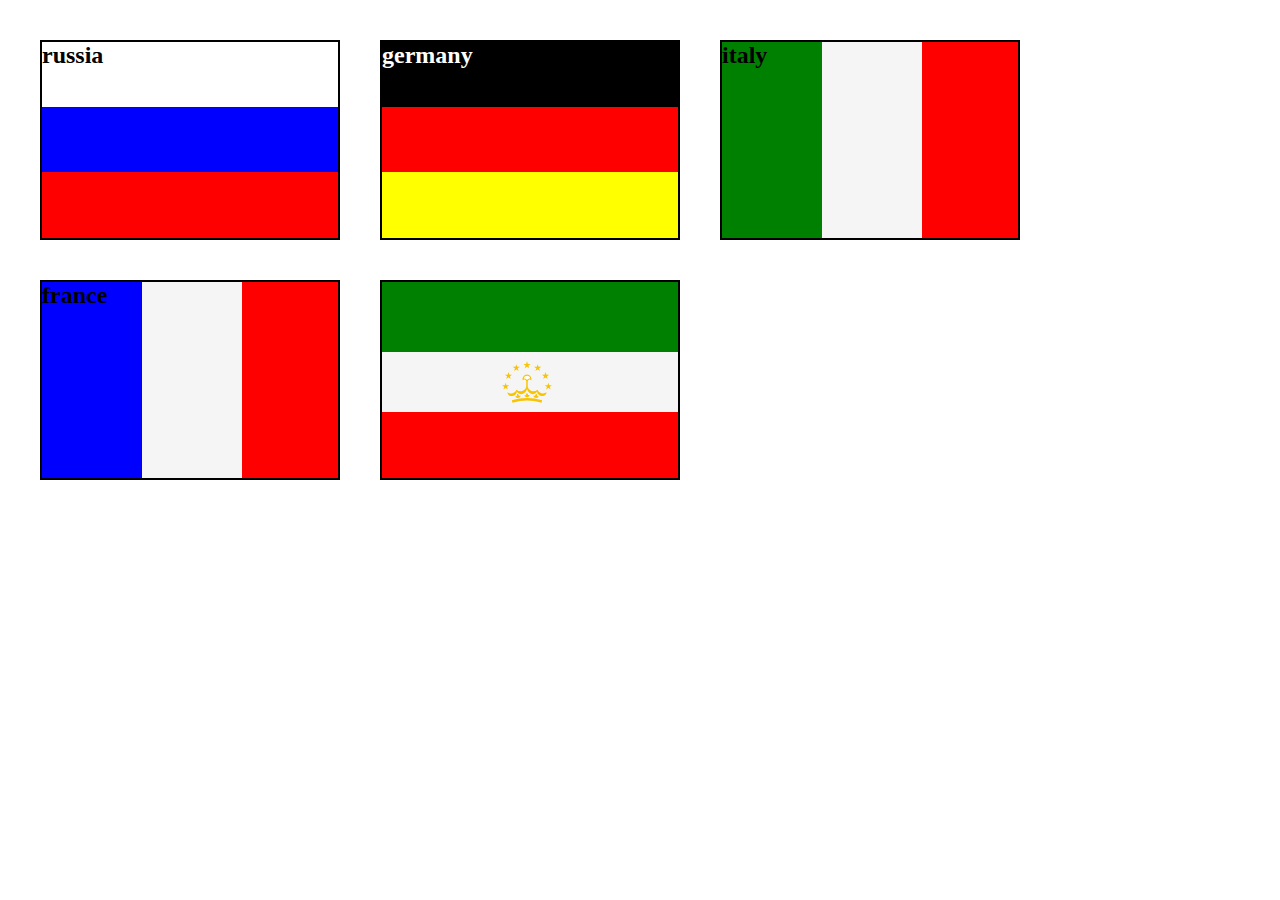
<file: flags/index.html>
<!DOCTYPE html>
<html lang="en">
<head>
  <meta charset="UTF-8">
  <meta http-equiv="X-UA-Compatible" content="IE=edge">
  <meta name="viewport" content="width=device-width, initial-scale=1.0">
  <title>Document</title>
  <link rel="stylesheet" href="./style/normalize.css">
  <link rel="stylesheet" href="./style/main.css">
</head>
<body>
  
 <div class="flags">
   
  <div class="flag-1">
    <h2>russia</h2>
  </div>
  
  <div class="flag-2">
    <h2>germany </h2>
  </div>
  
  <div class="flag-3">
    <h2>italy</h2>
  </div>
  
  <div class="flag-4">
    <h2>france</h2>
  </div>
  
  <div class="flag-5">
    <img src="./img/Tajikistan_crown_and_stars.svg" alt="Tajikistan crown and stars" width="50" height="50">
  </div>
 </div>
  
</body>
</html>
</file>
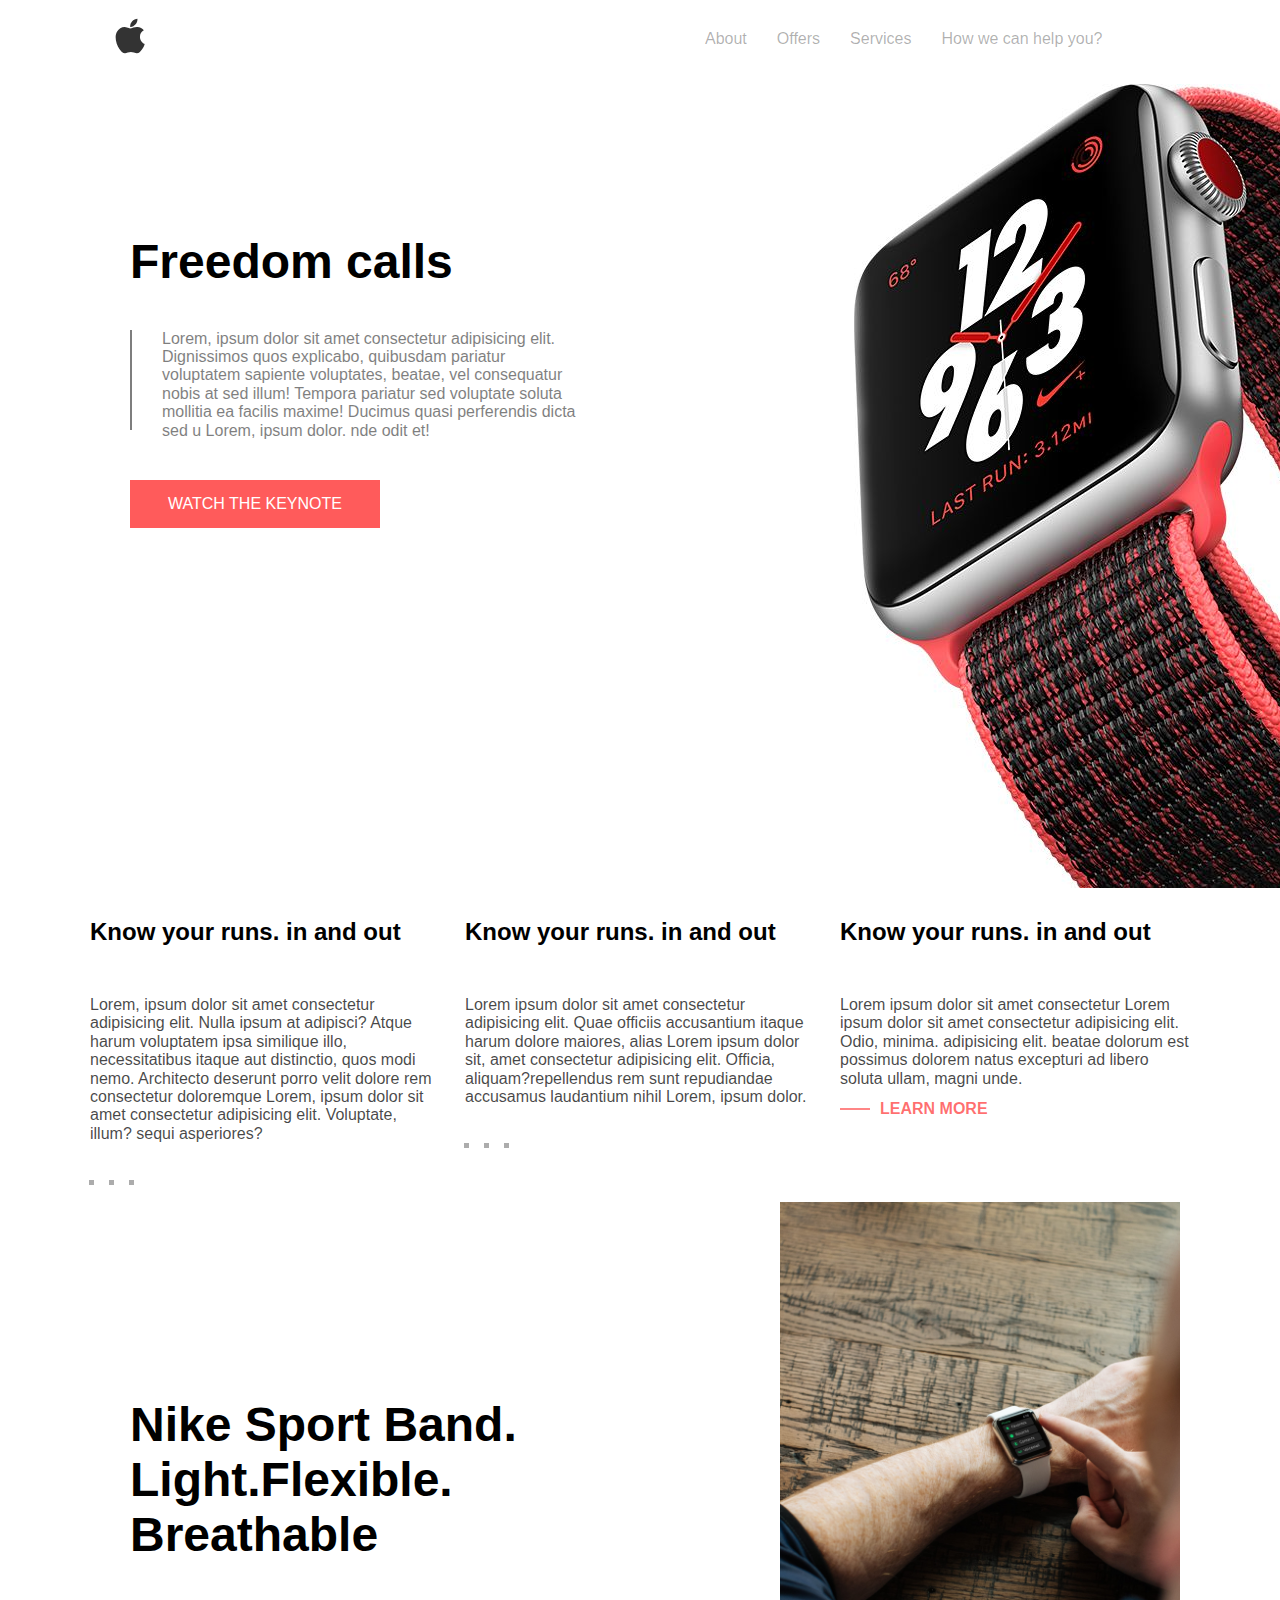
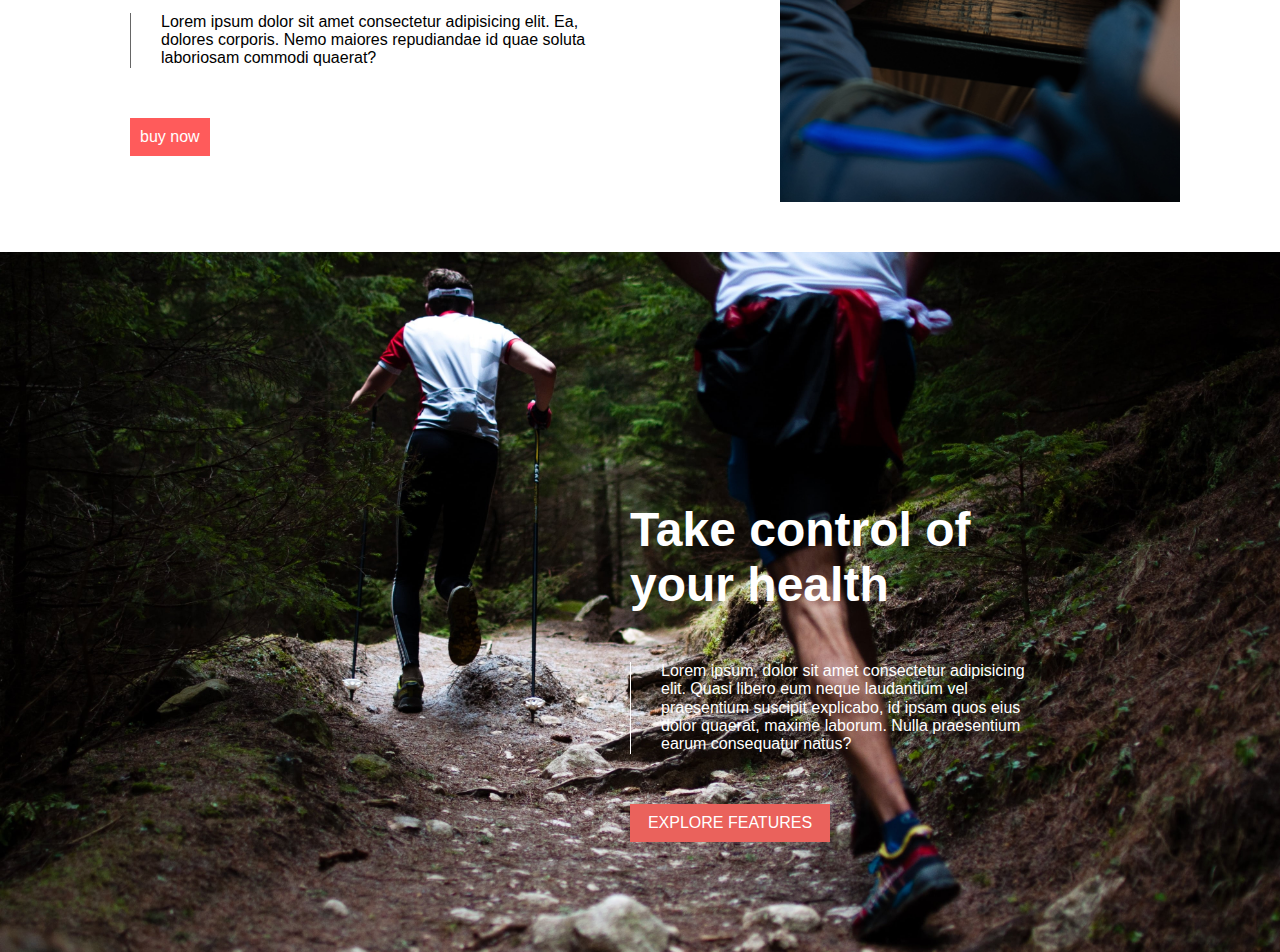
<file: loop/index.html>
<!DOCTYPE html>
<html lang="zxx">
<head>
  <meta charset="UTF-8">
  <meta http-equiv="X-UA-Compatible" content="IE=edge">
  <meta name="viewport" content="width=device-width, initial-scale=1.0">
  <title>Document</title>
  <link rel="stylesheet" href="./style/normalize.css">
  <link rel="stylesheet" href="./style/main.css">
</head>
<body>
  <div class="header container">
    
    <div class="logo">
      <a href="#"> <img src="./img/logo.svg" alt="logo of page" width="80" height="80"> </a>
    </div>
    
    <div class="navbar">
      <ul>
        <li><a href="#"> About </a></li>
        <li><a href="#"> Offers </a></li>
        <li><a href="#"> Services </a></li>
        <li><a href="#"> How we can help you? </a></li>
      </ul>
    </div>
    
  </div>
  
  <div class="showcase container ">
    <div class="info-left">
      <h2>Freedom calls</h2>
      <p class="info-left-text">Lorem, ipsum dolor sit amet consectetur adipisicing elit. Dignissimos quos explicabo, quibusdam pariatur voluptatem sapiente voluptates, beatae, vel consequatur nobis at sed illum! Tempora pariatur sed voluptate soluta mollitia ea facilis maxime! Ducimus quasi perferendis dicta sed u Lorem, ipsum dolor. nde odit et!</p>
      
      <p class="btn-1">
        <a href="#">Watch the keynote</a>
      </p>
    </div>
    
    <img src="./img/watches.jpg" alt="watch" width="836" height="804"> 
    
    
  </div>
  
  <div class="cards container">
    <div class="card">
      <h2>Know your runs. in and out</h2>
      
      <p>Lorem, ipsum dolor sit amet consectetur adipisicing elit. Nulla ipsum at adipisci? Atque harum voluptatem ipsa similique illo, necessitatibus itaque aut distinctio, quos modi nemo. Architecto deserunt porro velit dolore rem consectetur doloremque 
        Lorem, ipsum dolor sit amet consectetur adipisicing elit. Voluptate, illum?
        sequi asperiores?</p>
        
        <ul>
          <li></li>
          <li></li>
          <li></li>
        </ul>
      </div>
      
      <div class="card">
        <h2>Know your runs. in and out</h2>
        
        <p>Lorem ipsum dolor sit amet consectetur adipisicing elit. Quae officiis accusantium itaque harum dolore maiores, alias  Lorem ipsum dolor sit, amet consectetur adipisicing elit. Officia, aliquam?repellendus rem sunt repudiandae accusamus laudantium nihil
          Lorem, ipsum dolor. </p>
          
          <ul>
            <li></li>
            <li></li>
            <li></li>
          </ul>
        </div>
        
        <div class="card">
          <h2>Know your runs. in and out</h2>
          
          <p>Lorem ipsum dolor sit amet consectetur Lorem ipsum dolor sit amet consectetur adipisicing elit. Odio, minima. adipisicing elit. beatae dolorum est possimus dolorem natus excepturi ad libero soluta ullam, magni unde.</p>
          
          <div class=" bottomside-third-card">
            <div class="line"></div>
            <div class="btn">
              <p>
                <a href="#">learn more</a>
              </p>
            </div>
          </div>
          
        </div>
      </div>
      
      <div class="nike container">
        <div class="info-left">
          <h2>Nike Sport Band. <br> Light.Flexible. <br> Breathable </h2>
          
          <p class="nike-text">Lorem ipsum dolor sit amet consectetur adipisicing elit. Ea, dolores corporis. Nemo maiores repudiandae id quae soluta laboriosam commodi quaerat?</p>
          
          <p class="btn-2">
            <a href="#"> buy now </a>
          </p>
        </div>
        
        <img src="./img/preview.jpg" alt="preview" width="400" height="600">
      </div>
      
      <div class="footer">
        <div class="info-right">
          <h2>Take control of your health</h2>
          
          <p class="footer-text">Lorem ipsum, dolor sit amet consectetur adipisicing elit. Quasi libero eum neque laudantium vel praesentium suscipit explicabo, id ipsam quos eius dolor quaerat, maxime laborum. Nulla praesentium earum consequatur natus?</p>
          
          <p class="btn-3">
            <a href="#">Explore features</a>
          </p>
        </div>
      </div>
      
      
    </body>
    </html>
</file>
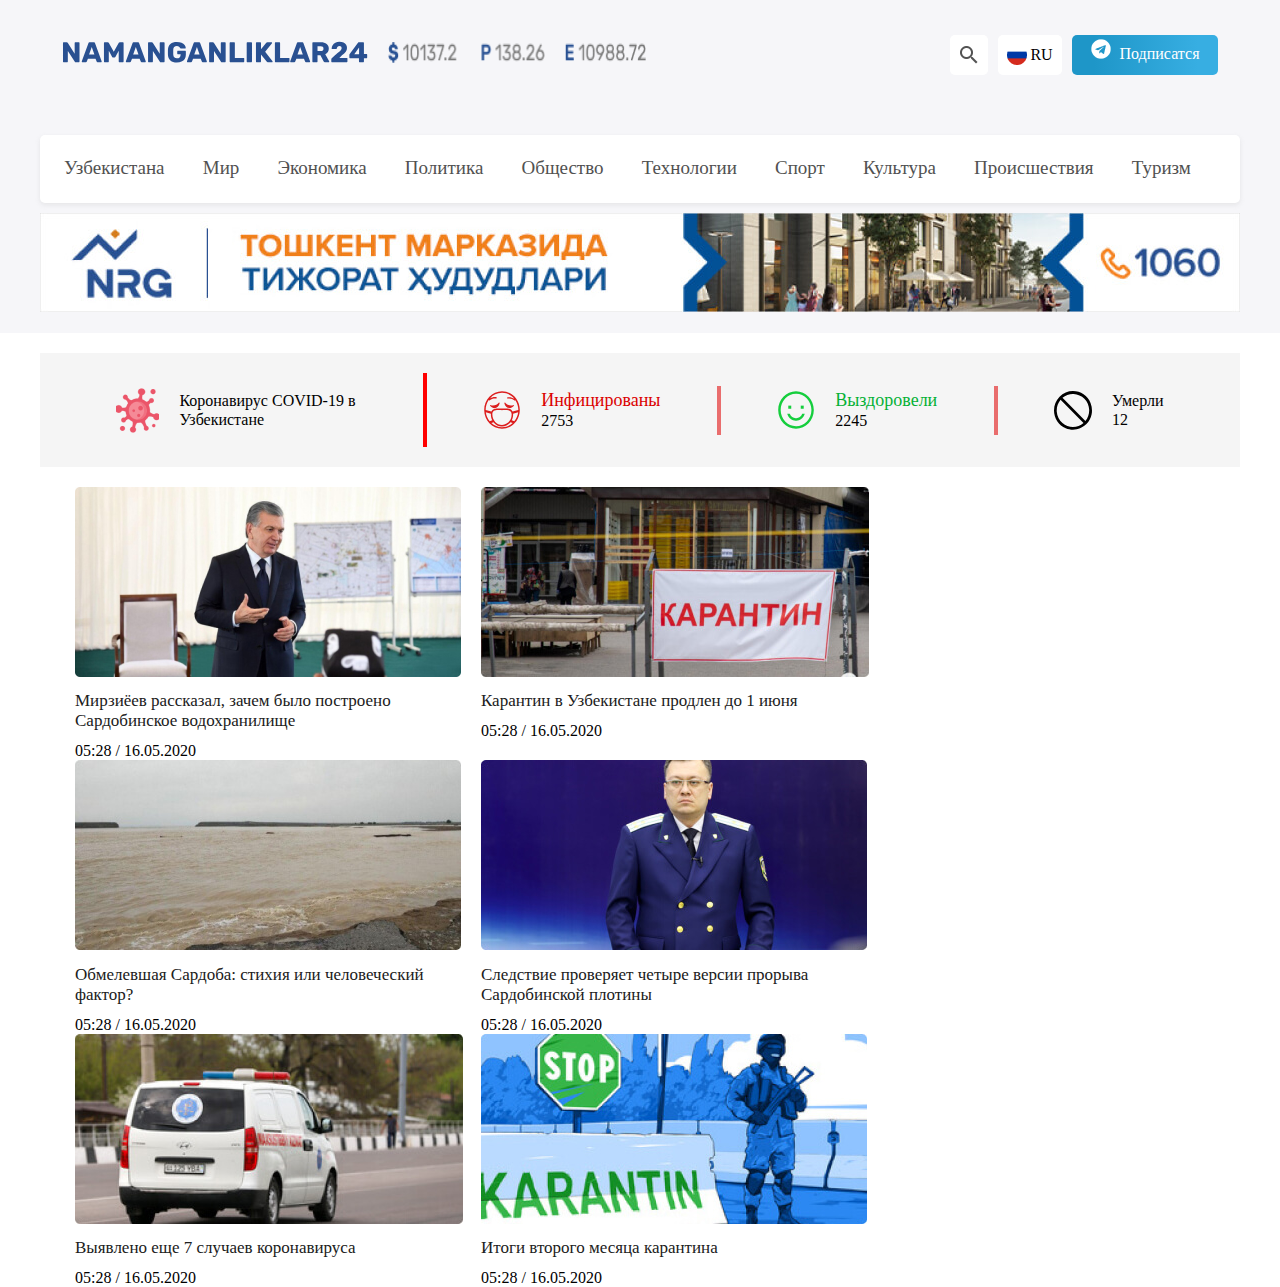
<file: namanganliklar-main/index.html>
<!DOCTYPE html>
<html lang="en">
<head>
  <meta charset="UTF-8">
  <meta http-equiv="X-UA-Compatible" content="IE=edge">
  <meta name="viewport" content="width=device-width, initial-scale=1.0">
  <title>Document</title>
  <link rel="stylesheet" href="./style/normalize.css">
  <link rel="stylesheet" href="./style/main.css">
</head>
<body>
  <div class="main-section container">
    <div class="header">
      <div class="info-left">
        <div class="logo">
          <a href="#"><img src="./img/logo.svg" alt="logo of page" width="306" height="33"></a>
        </div>
        
        <div class="values">
          <img src="./img/values.png" alt="values" width="258" height="21">
        </div>
      </div>
      
      <div class="info-right">
        
        <div class="magnifier">
          <img src="./img/magnifier.png" alt="magnifier" width="24" height="24">
        </div>
        
        <div class="flag-ru">
          <img src="./img/flag-ru.png" alt="langugage is russian" width="20" height="20">
          <span>RU</span>
        </div>
        
        <div class="btn">
          <p>
            <a href="#"><img src="./img/telegram.png" alt="telegram" width="20" height="20"> <span> Подписатся </span></a>
          </p>
        </div>
      </div>
    </div>
    
    <div class="navbar">
      <ul>
        <li><a href="#">Узбекистана</a></li>
        <li><a href="#">Мир</a></li>
        <li><a href="#">Экономика</a></li>
        <li><a href="#">Политика</a></li>
        <li><a href="#">Общество</a></li>
        <li><a href="#">Технологии</a></li>
        <li><a href="#">Спорт</a></li>
        <li><a href="#">Культура</a></li>
        <li><a href="#">Происшествия</a></li>
        <li><a href="#">Туризм</a></li>
      </ul>
    </div>
    
    <div class="banner">
      <img src="./img/nrg-banner.jpg" alt="banner" width="1200" height="99">
    </div>
    
  </div>
  
  <div class="status container">
    
    <ul class="list-wrapper">
      
      <li class="list-items first-list-items">
        <img src="./img/koronavirus.png" alt="koronavirus photo" width="43" height="45">
        <p class="first-text">Коронавирус COVID-19 в Узбекистане</p>
      </li>
      
      <li><div class="line"></div></li>
      
      <li class="list-items">
        
        <img src="./img/emojione-monotone_face-with-medical-mask.svg" alt="emojione monotone face with medical mask" width="38" height="40">
        <ul>
          <li class="inside-list-items">
            <p class="red-text">Инфицированы</p>
            <span>2753</span>
          </li>
        </ul>
      </li>
      
      <li><div class="line-1"></div></li>
      
      <li class="list-items">
        <img src="./img/cil_smile.svg" alt="emoji smile" width="38" height="40">
        <ul>
          <li class="inside-list-items">
            <p class="green-text">Выздоровели</p>
            <span>2245</span>
          </li>
        </ul>
        
      </li>
      
      <li><div class="line-2"></div></li>
      
      <li class="list-items">
        <img src="./img/Vector.svg" alt="mark of dead people">
        <ul>
          <li class="inside-list-items">
            <p>Умерли</p>
            <span>12</span>
          </li>
        </ul>
      </li>
      
    </ul>
  </div>
  
  <!-- cards -->
  
  <div class="cards">
    <div class="container">
      <ul class="cards-wrapper">
        <li class="card">
          <img src="./img/prezident.jpg" alt="prezident" width="386" height="190">
          <p>Мирзиёев рассказал, зачем было построено 
            Сардобинское водохранилище</p>
            <span>05:28 / 16.05.2020</span>
          </li>
          
          <li class="card">
            <img src="./img/karantin.jpg" alt="karantin" width="388" height="190">
            <p>Карантин в Узбекистане продлен до 1 июня</p>
            <span>05:28 / 16.05.2020</span>
          </li>
          
          <li class="card">
            <img src="./img/sardoba.jpg" alt="sardoba" width="386" height="190">
            <p>Обмелевшая Сардоба: стихия или 
              человеческий фактор? </p>
              <span>05:28 / 16.05.2020</span>
            </li>
            
            <li class="card">
              <img src="./img/prokuror.jpg" alt="prokuror" width="386" height="190">
              <p>Следствие проверяет четыре версии 
                прорыва Сардобинской плотины</p>
                <span>05:28 / 16.05.2020</span>
              </li>
              
              <li class="card">
                <img src="./img/tez-yordam.jpg" alt="tez yordam mashinasi" width="388" height="190">
                <p>Выявлено еще 7 случаев коронавируса</p>
                <span>05:28 / 16.05.2020</span>
              </li>
              
              <li class="card">
                <img src="./img/stop-karantin.jpg" alt="stop karantin" width="386" height="190">
                <p>Итоги второго месяца карантина</p>
                <span>05:28 / 16.05.2020</span>
              </li>
            </ul>
            
          </div>
        </div>
        
      </body>
      </html>
</file>
<file: flags/style/main.css>
* {
  margin: 0;
  padding: 0;
  box-sizing: border-box;
}

.flags {
  display: flex;
  flex-wrap: wrap;
}

.flag-1 {
  margin-top: 40px;
  margin-left: 40px;  
  width: 300px;
  height: 200px;
  border: 2px solid black;
  background-color: green;
  background-image: linear-gradient(to bottom, 
  white 0px,
  white 65px,
  blue 65px,
  blue 130px,
  red 130px,
  red 200px );

}

/* ==================== */

.flag-2 {
  margin-top: 40px;
  margin-left: 40px;  
  width: 300px;
  height: 200px;
  border: 2px solid black;
  background-color: green;
  background-image: linear-gradient(to bottom, 
  black 0px,
  black 65px,
  red 65px,
  red 130px,
  yellow 130px,
  yellow 200px );
}

.flag-2 h2 {
  color: white;
}

/* =================== */


.flag-3 {
  margin-top: 40px;
  margin-left: 40px;  
  width: 300px;
  height: 200px;
  border: 2px solid black;
  background-color: green;
  background-image: linear-gradient(to right, 
  green 0px,
  green 100px,
  whitesmoke 100px,
  whitesmoke 200px,
  red 200px,
  red 300px );
}

/* ==================== */



.flag-4 {
  margin-top: 40px;
  margin-left: 40px;  
  width: 300px;
  height: 200px;
  border: 2px solid black;
  background-color: green;
  background-image: linear-gradient(to right, 
  blue 0px,
  blue 100px,
  whitesmoke 100px,
  whitesmoke 200px,
  red 200px,
  red 300px );
}

/* =================== */


.flag-5 {
  margin-top: 40px;
  margin-left: 40px;  
  width: 300px;
  height: 200px;
  border: 2px solid black;
  background-color: green;
  background-image: linear-gradient(to bottom, 
  green 0px,
  green 70px,
  whitesmoke 70px,
  whitesmoke 130px,
  red 130px,
  red 200px );

  /* background-image: url(../img/Tajikistan_crown_and_stars.svg); */

}

.flag-5 img {
  margin-top: 75px;
  margin-left: 120px;
}
</file>
<file: loop/style/main.css>
* {
  margin: 0;
  padding: 0;
  box-sizing: border-box;
}

body {
  font-family: sans-serif;
}

li {
  list-style-type: none;
}

a {
  text-decoration: none;
  color: rgba(0, 0, 0, 0.308);
}

.container {
  max-width: 1100px;
  margin: auto;
}

.header {
  display: flex;
  align-content: center;
  justify-content: space-between;
  margin: auto;
}

.logo {
}

.navbar {
  width: 500px;
}

.navbar ul {
  margin-top: 30px;
  display: flex;
}

.navbar li {
  padding: 0 15px;
}

.navbar li:hover {

}

.navbar a:hover {
  padding-bottom: 10px;
  border-bottom: 2px solid rgba(0, 0, 0, 0.4);
  color: black;
}

.showcase {
  display: flex;
  justify-content: space-between;
  margin: auto;
}

.info-left {
  width: 450px;
  margin-top: 150px;
  margin-left: 40px;
}

.info-left h2 {
  font-size: 48px;
}

.info-left-text {
  margin-top: 40px;
  margin-right: 0;
  margin-bottom: 50px;
  padding-left: 30px;
  height: 100px;
  color: black;
  opacity: .5;
  border-left: 2px solid black;
}

.btn-1 {
  background-color: rgba(255, 0, 0, 0.642);
  padding: 15px;
  width: 250px;
  text-align: center;
  text-transform: uppercase;
}

.btn-1 a {
  color: #fff;
}

.btn-1:hover {
  background-color: rgba(255, 0, 0, 0.600);
  transition: 0.3s;
}

img {
  margin-right: -500px;
}

.cards {
  margin-top: 30px;
  display: flex;
  flex-wrap: wrap;
  justify-content: space-between;
}

.card {
  width: 350px;
}

.card p {
  padding-top: 50px;
  padding-bottom: 20px;
  color: rgba(0, 0, 0, 0.729);
}

.card ul {
  display: flex;
  margin-left: 15px;
}

.card li {
  list-style-type: square;
  padding: 10px;
  color: rgba(0, 0, 0, 0.326);
  
}

.bottomside-third-card {
  display: flex;
}

.bottomside-third-card:hover  .line {

}

.bottomside-third-card .line {
  width: 30px;
  height: 2px;
  background-color: rgba(255, 0, 0, 0.274);
  border: 1px solid rgba(255, 0, 0, 0.274);
}

.bottomside-third-card:hover .line {
  width: 50px;
  height: 1px;
  border: 1px solid rgba(255, 0, 0, 0.274);
  transition: 0.9s;
}

.bottomside-third-card p {
  transform: translate( 10px, -58px);
}

.bottomside-third-card a {
  color: rgba(255, 0, 0, 0.574);
  text-transform: uppercase;
  font-weight: bold;
}

/* nike */

.nike {
  display: flex;
  align-items: center;
  
}

.nike .info-left {
  width: 500px;
}

.nike .info-left .nike-text  {
  margin-top: 50px;
  margin-bottom: 50px;
  padding-left: 30px;
  border-left: 1px solid rgba(0, 0, 0, 0.6);
}

.btn-2 {
  background-color: rgba(255, 0, 0, 0.642);
  width: 80px;
  padding: 10px;
}

.btn-2 a {
  color: #fff;
}

.btn-2:hover {
  background-color: rgba(255, 0, 0, 0.542);
  transition: 0.5s;

}

.nike img {
  margin-left: 150px;
}

.footer {
  margin-top: 50px;
  background-image: url(../img/runners.jpg);
  background-size: cover;
  height: 700px;
}

.footer .info-right {
  margin-left: auto;
  padding-top: 250px;
  margin-right: 250px;
  width: 400px;
}

.footer h2 {
  color: #fff;
  font-size: 48px;
}

.footer-text {
  margin-top: 50px;
  margin-bottom: 50px;
  padding-left: 30px;
  border-left: 1px solid #fff;
  color: #fff;
  
}

.btn-3 {
  text-transform: uppercase;
  background-color: #EA625C;
  width: 200px;
  padding: 10px;
  text-align: center;
}

.btn-3 a {
  color: #fff;
}


.btn-3:hover {
  background-color: #e74a42;
  transition: 0.5s;
}
</file>
<file: namanganliklar-main/style/main.css>
@font-face {
  font-family: 'Rubik';
  src: url('../fonts/Rubik-Light.woff2') format('woff2'),
  url('../fonts/Rubik-Light.woff') format('woff');
  font-weight: 300;
  font-style: normal;
  font-display: swap;
}

@font-face {
  font-family: 'Rubik';
  src: url('../fonts/Rubik-Black.woff2') format('woff2'),
  url('../fonts/Rubik-Black.woff') format('woff');
  font-weight: 900;
  font-style: normal;
  font-display: swap;
}

@font-face {
  font-family: 'Rubik';
  src: url('../fonts/Rubik-Bold.woff2') format('woff2'),
  url('../fonts/Rubik-Bold.woff') format('woff');
  font-weight: bold;
  font-style: normal;
  font-display: swap;
}

@font-face {
  font-family: 'Rubik';
  src: url('../fonts/Rubik-Medium.woff2') format('woff2'),
  url('../fonts/Rubik-Medium.woff') format('woff');
  font-weight: 500;
  font-style: normal;
  font-display: swap;
}

@font-face {
  font-family: 'Rubik';
  src: url('Rubik-Regular.woff2') format('woff2'),
  url('Rubik-Regular.woff') format('woff');
  font-weight: normal;
  font-style: normal;
  font-display: swap;
}

@font-face {
  font-family: 'Rubik';
  src: url('../fonts/Rubik-SemiBold.woff2') format('woff2'),
  url('../fonts/Rubik-SemiBold.woff') format('woff');
  font-weight: 600;
  font-style: normal;
  font-display: swap;
}




* {
  margin: 0;
  padding: 0;
  box-sizing: border-box;
  
}

body {
  line-height: 1.2;
}

.container {
  max-width: 1400px;
  margin: auto;
}

li {
  list-style-type: none;
}

.main-section {
  background-color: #F6F6F9;
}

.header {
  padding-top: 35px;
  display: flex;
  justify-content: space-around;
  align-items: center;
}

.info-left {
  margin-left: -90px;
  align-items: center;
  display: flex;
}

.info-left .values {
  padding-left: 20px;
}

.info-right {
  display: flex;
}

.magnifier {
  background-color: white;
  margin-right: 10px;
  width: 38px;
  height: 40px;
  border-radius: 5px;
  display: flex;
  align-items: center;
  justify-content: center;
}

.flag-ru {
  margin-right: 10px;
  border-radius: 5px;
  display: flex;
  align-items: center;
  justify-content: center;
  background-color: white;
  width: 64px;
  height: 40px;
}

.flag-ru img {
  margin-right: 3px;
}

.info-right .btn {
  background: linear-gradient(90deg, #1E96C8 15.07%, #37AEE2 85.96%);
  border-radius: 5px;
  width: 146px;
  height: 40px;
  text-align: center;
  padding-bottom: -10px;
  margin-right: -90px;
}

.info-right .btn a:hover {
  color: black;
}

.info-right .btn a:active {
  color: blue;
}

.info-right .btn a {
  text-decoration: none;
  color: white;
}

.info-right .btn span {
  padding-top: -15px;
} 

.info-right .btn img {
  margin-top: 4px;
  margin-right: 5px;
}


.navbar {
  text-align: center;
  background: #FFFFFF;
  box-shadow: 0px 2px 5px rgba(159, 159, 159, 0.19);
  border-radius: 5px;
  margin: auto;
  margin-top: 60px;
  width: 1200px;
  height: 68px;
}

.navbar ul {
  display: flex;
  justify-content: space-between;
  width: 1151px;
  height: 25px;
}

.navbar li {
  padding-top: 21px;
  padding-left: 24px;
  list-style-type: none;
}

.navbar li a {
  text-decoration: none;
  font-style: normal;
  font-weight: 500;
  font-size: 19px;
  line-height: 23px;
  color: #515151;
}

.navbar a:hover {
  color: rgb(156, 154, 154);
  transition: .5s;
}

.navbar a:active {
  color: blue;
}

.banner  {
  padding-top: 10px;
  padding-bottom: 120px;
  width: 1200px;
  height: 99px;
  margin-left: 73px;
  margin: auto;

}


.status {
  width: 1200px;
  margin: auto;
  padding: 20px;
  margin-top: 20px;
  background-color: whitesmoke;
}

.list-wrapper {
  display: flex;
  align-items: center;
  justify-content: space-evenly; 
}

.list-items {
  list-style-type: none;
  display: flex;
  align-items: center;
}

.list-items .first-items {
  font-style: normal;
  font-weight: 500;
  font-size: 20px;
  line-height: 24px;
  color: #000000;
  
}

.list-items .red-text {
  font-style: normal;
  font-weight: normal;
  font-size: 18px;
  line-height: 21px;
  color: #DB0000;
}

.list-items .green-text {
  font-style: normal;
  font-weight: normal;
  font-size: 18px;
  line-height: 21px;
  color: #05B135;
  
}

.first-list-items {
  width: 250px;
}

.first-list-items p {
  margin-left: 20px;
}


.line {
  border: 2px solid red;
  height: 74px;
}


.inside-list-items {
  margin-left: 20px;
}

.line-1 {
  border: 2px solid rgb(233, 109, 109);
  height: 49px;
}

.line-2 {
  border: 2px solid rgb(233, 109, 109);
  height: 49px;
}

.cards-wrapper {
  margin: auto; 
  margin-top: 20px;
  margin-left: 75px;
  display: flex;
  flex-wrap: wrap;
}

.card {
  margin-right: 20px;
  width: 386px;
}

.card p {
  font-style: normal;
  font-weight: 500;
  font-size: 17px;
  line-height: 20px;
  color: #202020;
  
  padding-top: 10px;
  padding-bottom: 10px;
}
</file>
